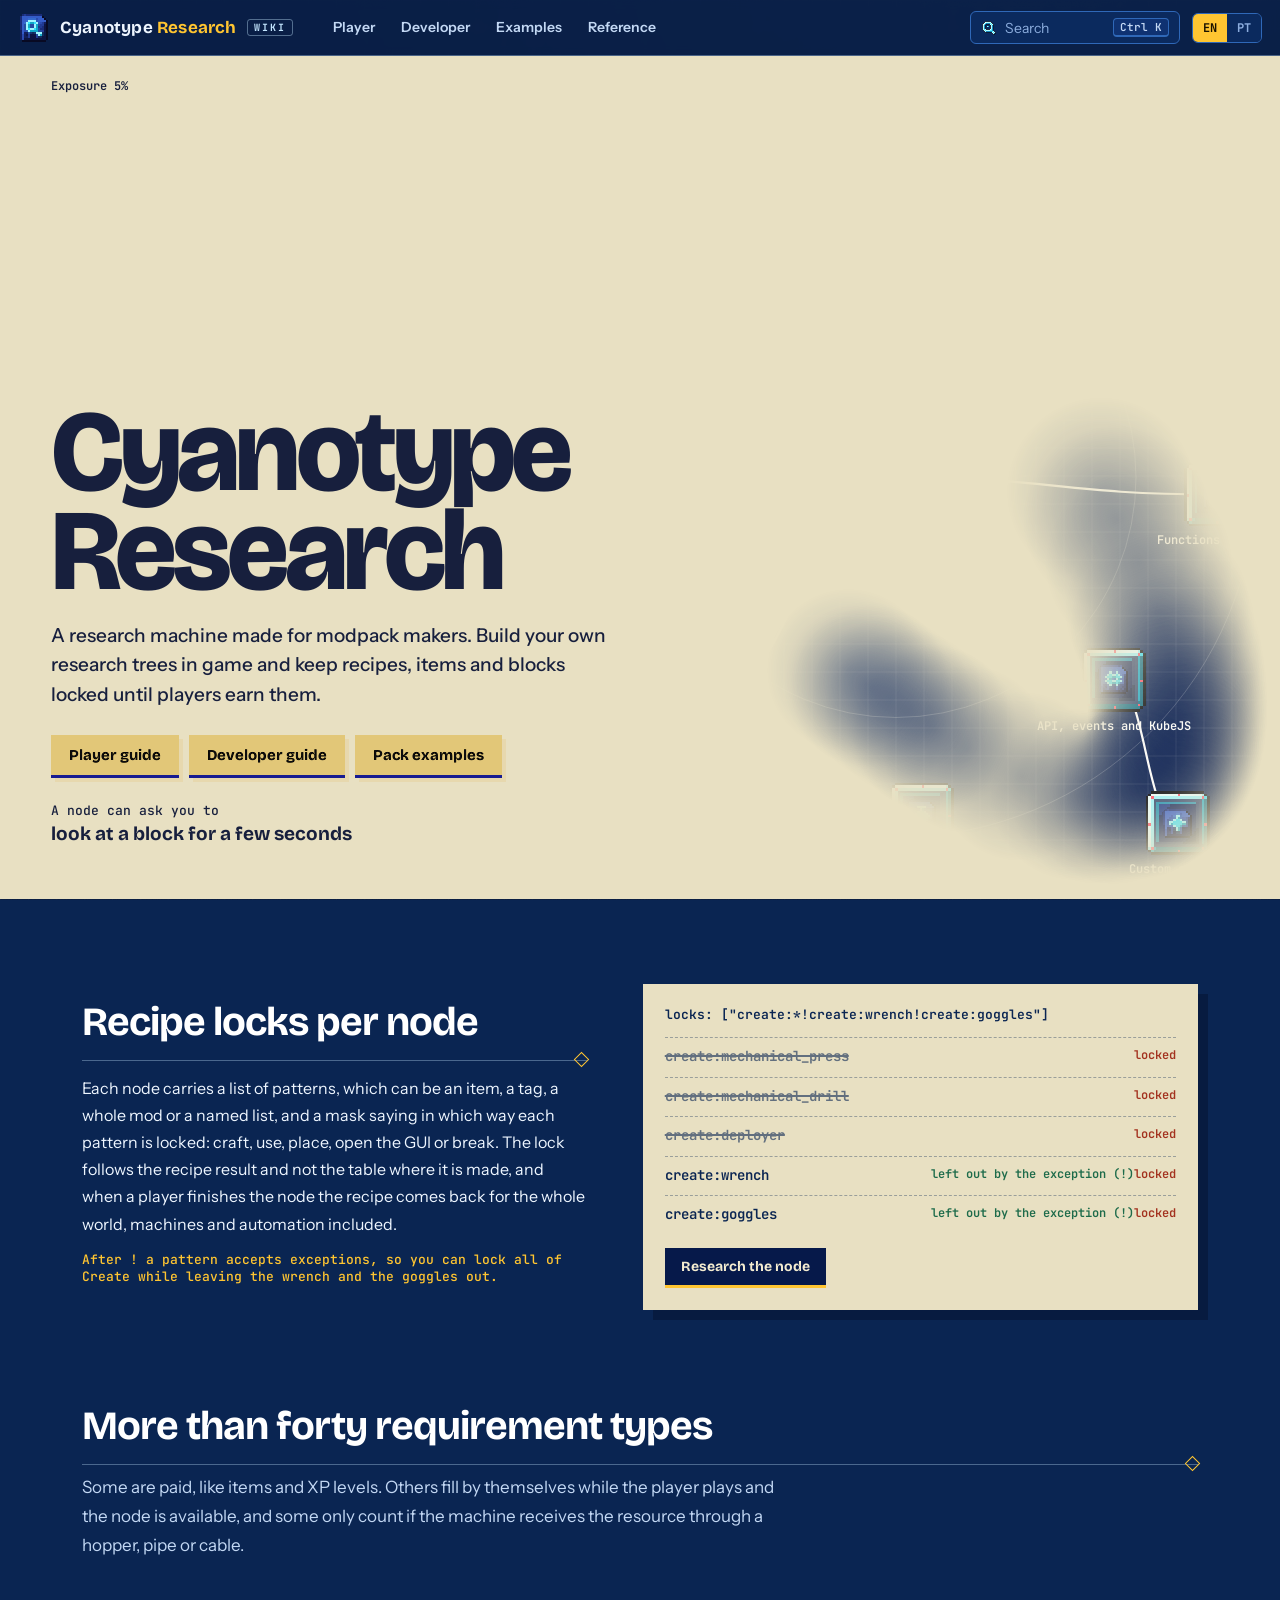
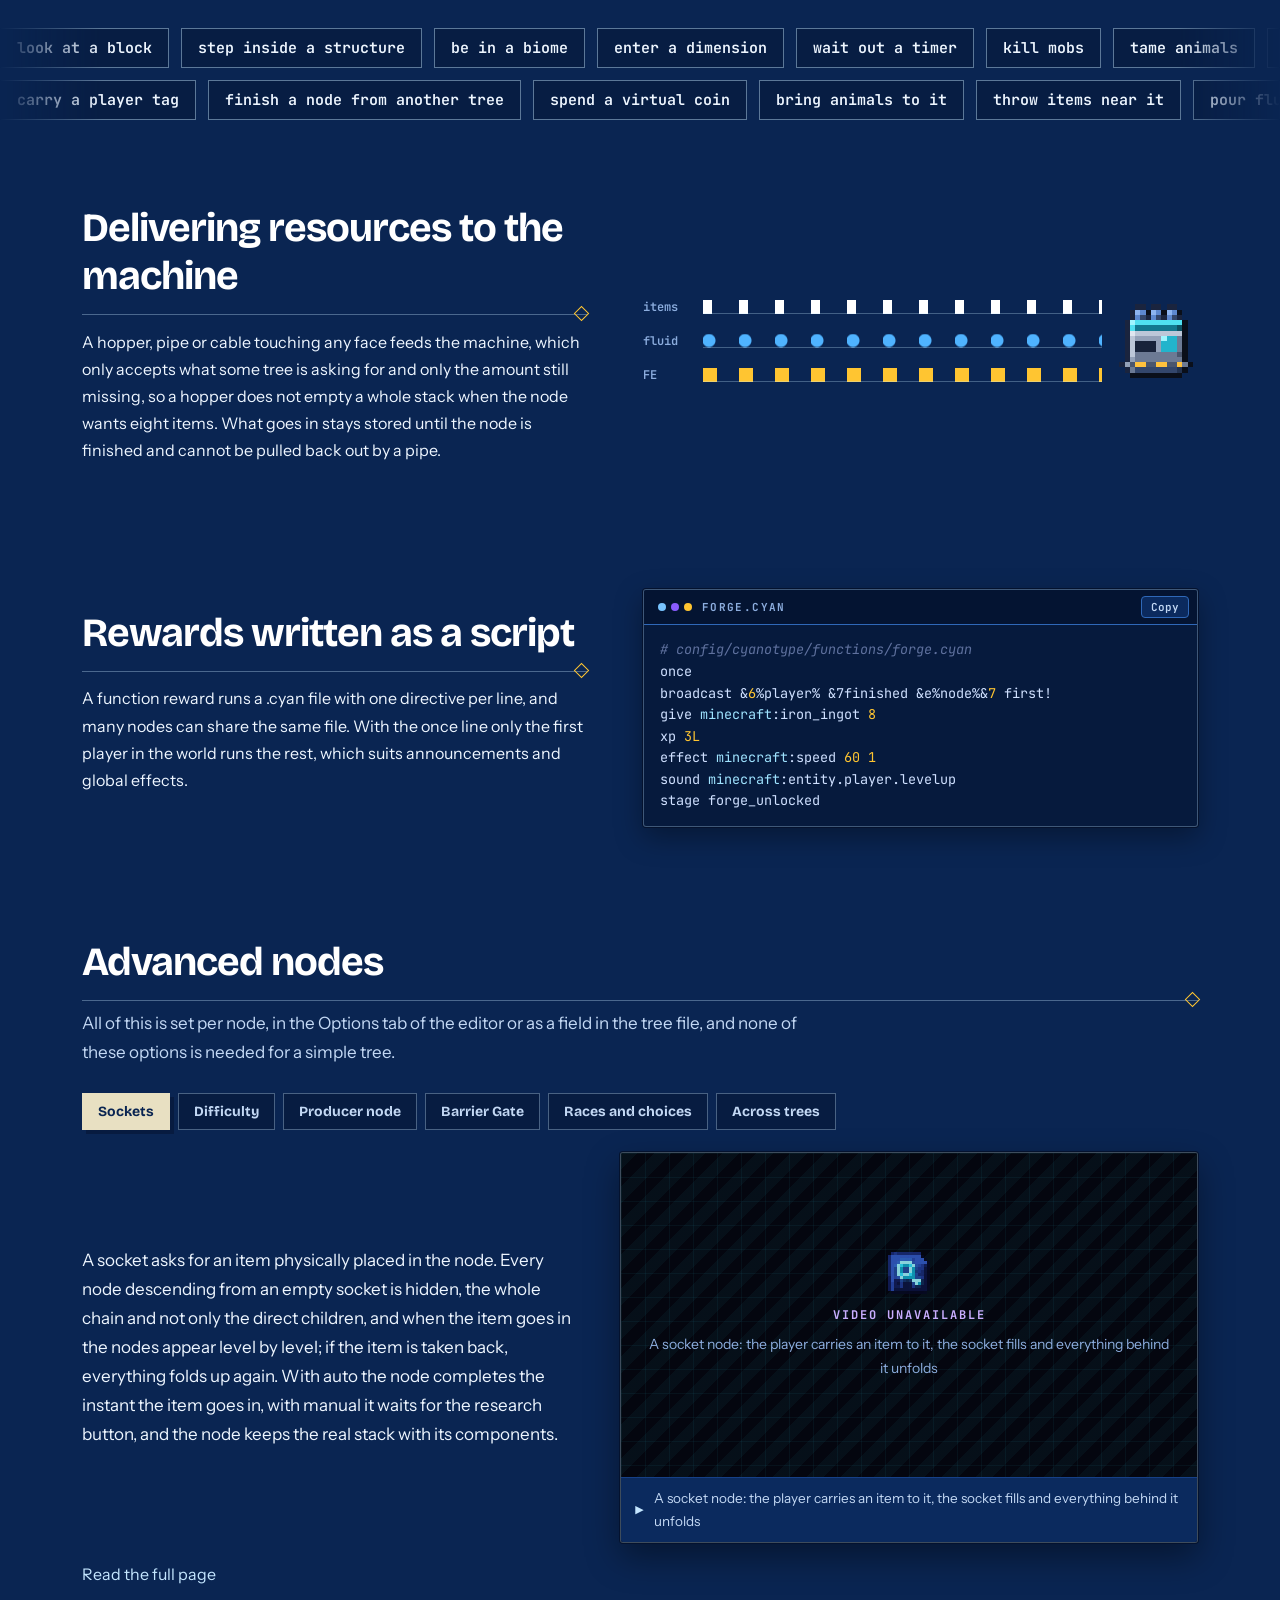
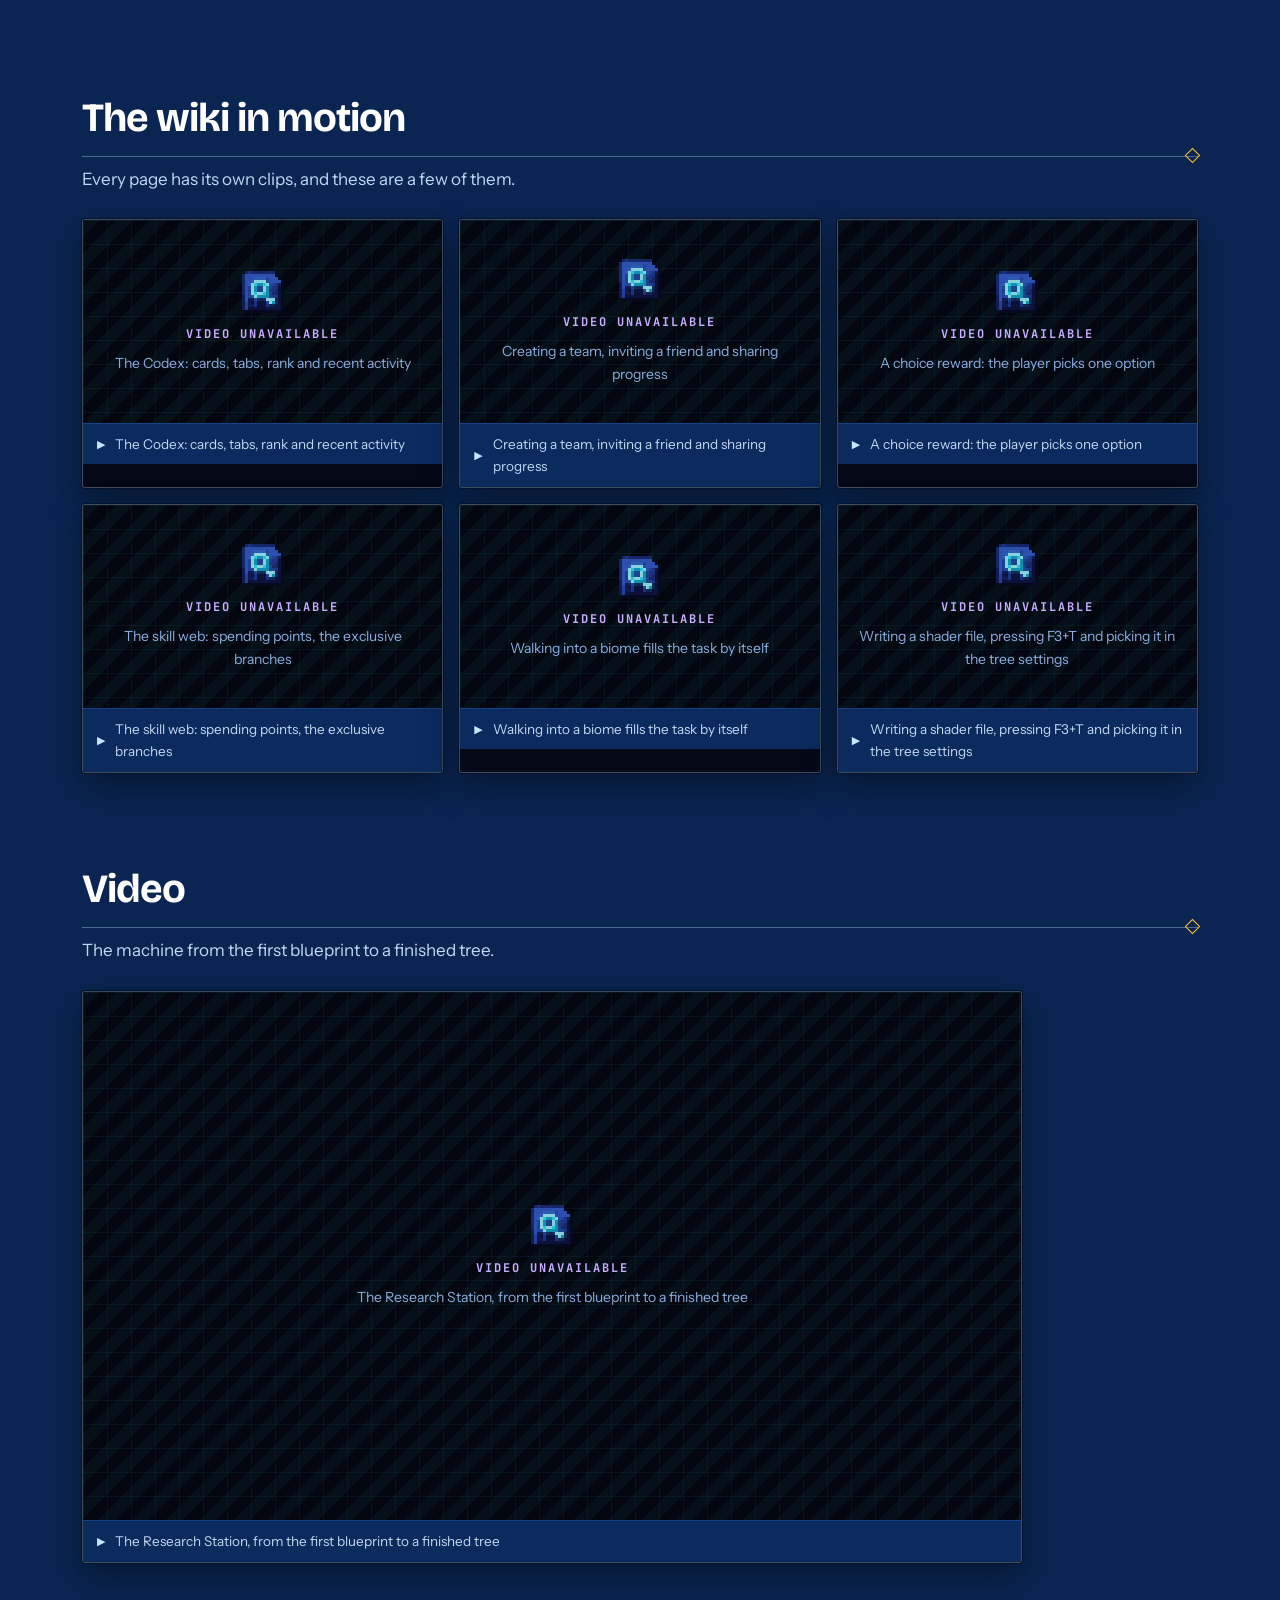
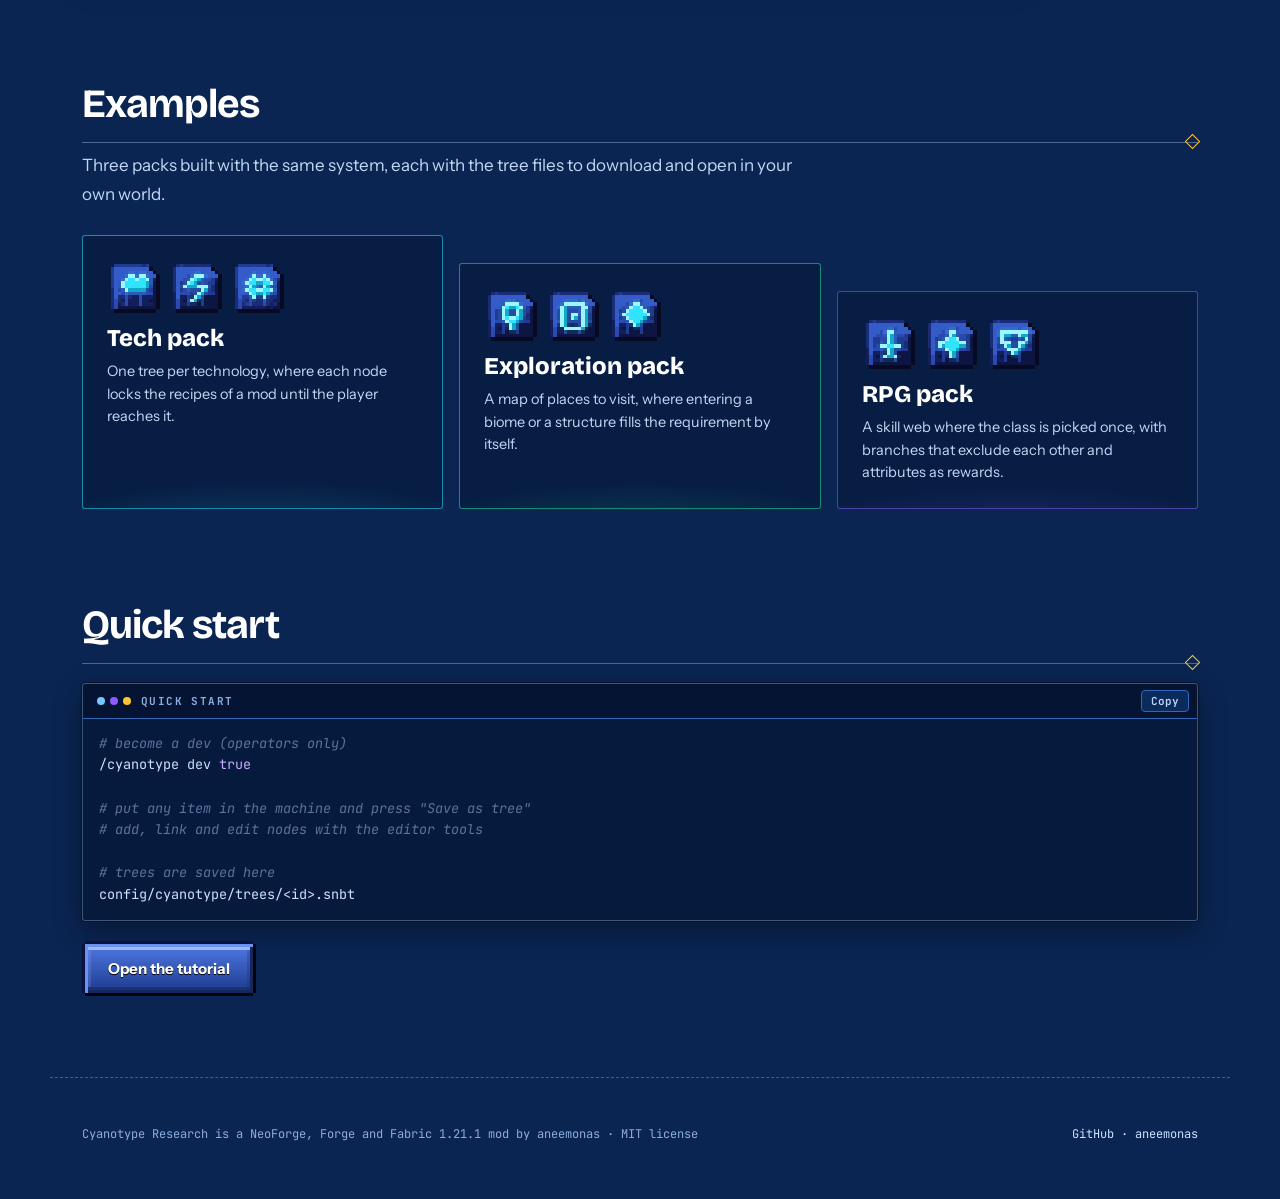
<file: index.html>
<!doctype html>
<html lang="en">
<head>
<meta charset="utf-8">
<meta name="viewport" content="width=device-width, initial-scale=1">
<title>Cyanotype Research Wiki</title>
<meta name="description" content="Documentation for Cyanotype Research, a mod for NeoForge, Forge and Fabric 1.21.1: data-driven research trees, quests and skill systems for modpacks.">
<meta name="theme-color" content="#0a2552">
<link rel="icon" type="image/png" href="assets/img/favicon.png">
<link rel="preconnect" href="https://fonts.googleapis.com"><link rel="preconnect" href="https://fonts.gstatic.com" crossorigin>
<link rel="stylesheet" href="https://fonts.googleapis.com/css2?family=Bricolage+Grotesque:opsz,wght@12..96,500..800&family=Instrument+Sans:wght@400..700&family=JetBrains+Mono:wght@500;700&display=swap">
<link rel="stylesheet" href="css/style.css">
<link rel="stylesheet" href="css/cyan.css">
</head>
<body>
<a class="skip" href="#main">Skip to content</a>
<header class="top" id="top">
  <button class="icon-btn menu-btn" id="menuBtn" aria-label="Menu"><span></span><span></span><span></span></button>
  <a class="brand" id="brand" href="#/en/">
    <img src="assets/img/items/research_blueprint.png" alt="" class="sprite brand-ico">
    <span class="brand-name">Cyanotype <b>Research</b></span>
    <span class="brand-tag">WIKI</span>
  </a>
  <nav class="top-links" id="topLinks"></nav>
  <div class="top-right">
    <button class="search-btn" id="searchBtn" aria-label="Search"><img src="assets/img/ui/icon_search.png" alt="" class="sprite ico16"><span id="searchLabel">Search</span><kbd>Ctrl K</kbd></button>
    <div class="lang" id="lang" role="group" aria-label="Language"><button data-l="en">EN</button><button data-l="pt">PT</button></div>
  </div>
</header>
<div class="shell" id="shell">
  <aside class="side" id="side"><nav id="sideNav"></nav></aside>
  <main id="main" class="main" tabindex="-1"><article id="page" class="page"></article><div id="pager" class="pager"></div><footer id="foot" class="foot"></footer></main>
  <aside class="toc" id="toc"></aside>
</div>
<div class="scrim" id="scrim"></div>
<div class="modal" id="searchModal" hidden>
  <div class="modal-box">
    <div class="modal-head"><img src="assets/img/ui/icon_search.png" alt="" class="sprite ico16"><input id="searchInput" type="search" autocomplete="off" spellcheck="false" placeholder="Search the wiki..."><kbd>Esc</kbd></div>
    <div class="modal-body" id="searchOut"></div>
  </div>
</div>
<div class="lightbox" id="lightbox" hidden></div>
<noscript><p style="padding:2rem;color:#fff">This wiki needs JavaScript.</p></noscript>
<script src="js/app.js"></script>
</body>
</html>
</file>
<file: css/style.css>
/* Cyanotype Research wiki: palette taken from assets/cyanotype/theme.json of the mod */
:root{
  --outline:#02040b; --s0:#070b1a; --s1:#0e1838; --s2:#111c47; --s3:#1c3c7e; --panel:#0a1128;
  --a0:#073746; --a1:#0e6f8c; --a2:#1fc4e4; --a3:#2fe4ff; --a4:#9ff6ff; --adim:#11a8c9;
  --v1:#35187f; --v2:#6a3fe0; --v3:#8a5cff; --vsoft:#d9c6ff; --vtext:#c9aeff;
  --gold:#ffc531; --goldhi:#ffe98a; --danger:#ff4f6a; --ok:#25e39a;
  --text:#dce8ff; --soft:#b9c8ee; --mute:#7d8fc0;
  --side:268px; --toc:230px; --top:56px;
  --mono:ui-monospace,SFMono-Regular,Menlo,Consolas,"Liberation Mono",monospace;
  --sans:system-ui,-apple-system,"Segoe UI",Roboto,"Helvetica Neue",Arial,sans-serif;
}
*{box-sizing:border-box}
html{scroll-behavior:smooth;scroll-padding-top:calc(var(--top) + 16px)}
body{margin:0;background:var(--s0);color:var(--text);font:16px/1.7 var(--sans);-webkit-font-smoothing:antialiased;min-height:100vh;
  background-image:
          radial-gradient(900px 500px at 78% -80px,rgba(47,228,255,.07),transparent 70%),
          radial-gradient(700px 500px at 0% 40%,rgba(138,92,255,.06),transparent 70%),
          linear-gradient(rgba(47,228,255,.022) 1px,transparent 1px),
          linear-gradient(90deg,rgba(47,228,255,.022) 1px,transparent 1px);
  background-size:auto,auto,32px 32px,32px 32px;background-attachment:fixed}
img{max-width:100%}
img{image-rendering:pixelated;image-rendering:crisp-edges}
.media video,.media img.shot{image-rendering:auto}
.ico16{width:16px;height:16px}
a{color:var(--a3);text-decoration:none}
a:hover{color:var(--a4);text-decoration:underline}
.skip{position:absolute;left:-999px;top:0;background:var(--a3);color:#000;padding:.5rem 1rem;z-index:99}
.skip:focus{left:8px;top:8px}
kbd{font:600 11px var(--mono);background:var(--s1);border:1px solid var(--s3);border-bottom-width:2px;border-radius:4px;padding:1px 6px;color:var(--soft)}
::selection{background:rgba(47,228,255,.28)}
:focus-visible{outline:2px solid var(--a3);outline-offset:2px}
/* ---------- top bar ---------- */
.top{position:fixed;inset:0 0 auto 0;height:var(--top);z-index:40;display:flex;align-items:center;gap:18px;padding:0 18px;
  background:linear-gradient(180deg,rgba(7,11,26,.97),rgba(10,17,40,.94));border-bottom:2px solid var(--s3);box-shadow:0 2px 0 var(--outline),0 8px 24px rgba(0,0,0,.35);backdrop-filter:blur(4px)}
.brand{display:flex;align-items:center;gap:10px;color:var(--text);text-decoration:none!important;white-space:nowrap}
.brand-ico{width:32px;height:32px}
.brand-name{font:700 17px var(--sans);letter-spacing:.2px}
.brand-name b{color:var(--a3);font-weight:700}
.brand-tag{font:700 10px var(--mono);letter-spacing:2px;color:var(--vtext);border:1px solid var(--v2);padding:1px 6px;border-radius:3px;background:rgba(106,63,224,.15)}
.top-links{display:flex;gap:2px;margin-left:10px}
.top-links a{color:var(--soft);font-weight:600;font-size:14px;padding:6px 12px;border-radius:4px;text-decoration:none!important}
.top-links a:hover{color:#fff;background:var(--s1)}
.top-links a.on{color:var(--a3);background:rgba(47,228,255,.08);box-shadow:inset 0 -2px 0 var(--a3)}
.top-right{margin-left:auto;display:flex;align-items:center;gap:12px}
.search-btn{display:flex;align-items:center;gap:8px;background:var(--panel);border:1px solid var(--s3);color:var(--mute);border-radius:6px;padding:6px 10px;font:14px var(--sans);cursor:pointer;min-width:210px}
.search-btn:hover{border-color:var(--a2);color:var(--text)}
.search-btn kbd{margin-left:auto}
.lang{display:flex;border:1px solid var(--s3);border-radius:6px;overflow:hidden}
.lang button{background:var(--panel);color:var(--mute);border:0;padding:6px 10px;font:700 12px var(--mono);cursor:pointer}
.lang button.on{background:var(--a1);color:#fff}
.icon-btn{background:none;border:0;cursor:pointer}
.menu-btn{display:none;width:36px;height:36px;padding:8px;flex-direction:column;justify-content:center;gap:5px}
.menu-btn span{display:block;height:2px;background:var(--a3);border-radius:2px}
/* ---------- layout ---------- */
.shell{display:grid;grid-template-columns:var(--side) minmax(0,1fr) var(--toc);max-width:1560px;margin:0 auto;padding-top:var(--top)}
.shell.home{grid-template-columns:minmax(0,1fr)}
.shell.home .side,.shell.home .toc{display:none}
.side{position:sticky;top:var(--top);align-self:start;height:calc(100vh - var(--top));overflow:auto;padding:22px 14px 40px 18px;border-right:1px solid rgba(28,60,126,.55);scrollbar-width:thin;scrollbar-color:var(--s3) transparent}
.main{min-width:0;padding:34px 44px 30px;outline:none}
.toc{position:sticky;top:var(--top);align-self:start;max-height:calc(100vh - var(--top));overflow:auto;padding:34px 18px 30px 6px;font-size:13px;scrollbar-width:thin}
.shell.home .main{padding:0}
/* sidebar */
.sec{margin:0 0 6px}
.sec-h{display:flex;align-items:center;gap:8px;width:100%;background:none;border:0;color:var(--vtext);font:700 12px var(--mono);letter-spacing:1.6px;text-transform:uppercase;padding:8px 6px;cursor:pointer;text-align:left}
.sec-h img{width:16px;height:16px}
.sec-h .car{margin-left:auto;transition:transform .15s;opacity:.7}
.sec.shut .car{transform:rotate(-90deg)}
.sec.shut ul{display:none}
.sec ul{list-style:none;margin:2px 0 10px;padding:0 0 0 7px;border-left:1px solid var(--s2)}
.sec li a{display:block;padding:5px 10px;margin-left:-1px;border-left:2px solid transparent;color:var(--soft);font-size:14px;line-height:1.35;text-decoration:none!important}
.sec li a:hover{color:#fff;background:rgba(17,28,71,.6)}
.sec li a.on{color:var(--a3);border-left-color:var(--a3);background:linear-gradient(90deg,rgba(47,228,255,.12),transparent);font-weight:600}
/* toc */
.toc h4{margin:0 0 10px;font:700 11px var(--mono);letter-spacing:1.6px;color:var(--mute);text-transform:uppercase}
.toc a{display:block;color:var(--mute);padding:3px 0 3px 10px;border-left:2px solid var(--s2);line-height:1.35;text-decoration:none!important}
.toc a.l3{padding-left:22px;font-size:12.5px}
.toc a:hover{color:var(--text)}
.toc a.on{color:var(--a3);border-left-color:var(--a3)}
/* ---------- page typography ---------- */
.page{max-width:860px;margin:0 auto}
.page>*:first-child{margin-top:0}
.page h1{font:800 38px/1.15 var(--sans);margin:0 0 6px;color:#fff;letter-spacing:-.4px;text-shadow:0 0 28px rgba(47,228,255,.25)}
.page .lead{font-size:19px;color:var(--soft);margin:6px 0 26px;line-height:1.55}
.crumb{font:700 11px var(--mono);letter-spacing:1.8px;text-transform:uppercase;color:var(--vtext);margin-bottom:10px;display:flex;align-items:center;gap:8px}
.crumb img{width:16px;height:16px}
.page h2{font:700 26px/1.25 var(--sans);margin:2.4em 0 .6em;padding-bottom:.35em;color:#fff;border-bottom:2px solid var(--s2);position:relative}
.page h2::after{content:"";position:absolute;left:0;bottom:-2px;width:64px;height:2px;background:var(--a3);box-shadow:0 0 10px var(--a3)}
.page h3{font:700 20px/1.3 var(--sans);margin:1.9em 0 .5em;color:var(--a4)}
.page h4{font:700 16px var(--sans);margin:1.5em 0 .4em;color:var(--vsoft)}
.page .anc{opacity:0;margin-left:8px;font-size:.7em;color:var(--mute);text-decoration:none!important}
.page h2:hover .anc,.page h3:hover .anc,.page h4:hover .anc{opacity:1}
.page p{margin:.85em 0}
.page ul,.page ol{padding-left:1.45em;margin:.85em 0}
.page li{margin:.15em 0}
.page li>p{margin:.4em 0}
.page li::marker{color:var(--a2)}
.page hr{border:0;height:2px;margin:2.2em 0;background:linear-gradient(90deg,var(--a1),transparent)}
.page strong{color:#fff}
.page em{color:var(--vsoft)}
.page code{font:.88em var(--mono);background:rgba(17,28,71,.8);border:1px solid rgba(28,60,126,.8);color:var(--a4);padding:1px 6px;border-radius:4px;white-space:break-spaces;overflow-wrap:anywhere}
.page blockquote{margin:1.2em 0;padding:.4em 1.1em;border-left:3px solid var(--v3);background:rgba(53,24,127,.14);color:var(--soft);border-radius:0 6px 6px 0}
.page blockquote p{margin:.5em 0}
/* tables */
.tw{overflow-x:auto;margin:1.2em 0;border:1px solid var(--s3);border-radius:8px;background:rgba(10,17,40,.6)}
.page table{border-collapse:collapse;width:100%;font-size:14.5px}
.page th{background:linear-gradient(180deg,var(--s2),var(--s1));color:var(--a4);text-align:left;font:700 12px var(--mono);letter-spacing:1px;text-transform:uppercase;padding:9px 14px;white-space:nowrap}
.page td{padding:8px 14px;border-top:1px solid rgba(28,60,126,.5);vertical-align:top}
.page tbody tr:hover td{background:rgba(47,228,255,.04)}
.page td code,.page th code{white-space:nowrap}
/* code blocks */
.code{margin:1.2em 0;border:1px solid var(--s3);border-radius:8px;background:#060a1a;overflow:hidden;box-shadow:0 0 0 1px var(--outline),0 10px 28px rgba(0,0,0,.35)}
.code-h{display:flex;align-items:center;gap:10px;padding:6px 8px 6px 14px;background:linear-gradient(180deg,var(--s2),var(--s1));border-bottom:1px solid var(--s3);font:700 11px var(--mono);letter-spacing:1.4px;color:var(--mute);text-transform:uppercase}
.code-h .dots{display:flex;gap:5px}
.code-h .dots i{width:8px;height:8px;border-radius:50%;background:var(--s3)}
.code-h .dots i:first-child{background:var(--a2)}
.code-h .dots i:nth-child(2){background:var(--v3)}
.code-h .dots i:nth-child(3){background:var(--gold)}
.code-h a.dl{margin-left:auto;color:var(--soft);font:600 11px var(--mono);border:1px solid var(--s3);border-radius:4px;padding:3px 9px;text-decoration:none;background:var(--panel)}
.code-h a.dl:hover{border-color:var(--a2);color:#fff}
.code-h a.dl+button{margin-left:0}
.code-h button{margin-left:auto;background:var(--panel);color:var(--soft);border:1px solid var(--s3);border-radius:4px;padding:3px 9px;font:600 11px var(--mono);cursor:pointer}
.code-h button:hover{border-color:var(--a2);color:#fff}
.code pre{margin:0;padding:14px 16px;overflow:auto;font:13.5px/1.6 var(--mono);color:#cfe0ff;tab-size:2}
.code pre code{background:none;border:0;padding:0;color:inherit;font:inherit;white-space:pre}
.tk-c{color:#5f719e;font-style:italic}
.tk-s{color:#8de8a4}
.tk-n{color:#ffc531}
.tk-k{color:#2fe4ff}
.tk-b{color:#c9aeff}
.tk-p{color:#ff9cb4}
/* admonitions */
.adm{margin:1.4em 0;border:1px solid var(--c,var(--a2));border-left-width:4px;border-radius:6px;background:linear-gradient(90deg,color-mix(in srgb,var(--c,var(--a2)) 12%,transparent),rgba(10,17,40,.5));padding:.2em 1.1em .35em}
.adm-t{display:flex;align-items:center;gap:8px;font:700 12px var(--mono);letter-spacing:1.5px;text-transform:uppercase;color:var(--c,var(--a2));margin:.7em 0 .2em}
.adm-t img{width:16px;height:16px}
.adm p:first-of-type{margin-top:.3em}
.adm.tip{--c:var(--ok)}
.adm.warn{--c:var(--gold)}
.adm.danger{--c:var(--danger)}
.adm.note{--c:var(--a2)}
.adm.idea{--c:var(--v3)}
/* media */
.media{margin:1.6em 0;border:1px solid var(--s3);border-radius:10px;background:#050816;overflow:hidden;box-shadow:0 0 0 1px var(--outline),0 14px 34px rgba(0,0,0,.4)}
.media .frame{position:relative;background:#04060f;aspect-ratio:16/9;display:flex;align-items:center;justify-content:center;cursor:zoom-in}
.media video,.media img.shot{width:100%;height:100%;object-fit:contain;display:block;image-rendering:auto}
.media figcaption{padding:9px 14px;font-size:13.5px;color:var(--soft);border-top:1px solid var(--s2);background:var(--panel);display:flex;gap:10px;align-items:center}
.media figcaption::before{content:"▶";color:var(--a3);font-size:11px}
.media.img figcaption::before{content:"◆";color:var(--v3)}
.media .soon{position:absolute;inset:0;display:flex;flex-direction:column;align-items:center;justify-content:center;gap:10px;text-align:center;padding:20px;
  background:
          repeating-linear-gradient(135deg,rgba(47,228,255,.045) 0 12px,transparent 12px 24px),
          linear-gradient(rgba(47,228,255,.05) 1px,transparent 1px),linear-gradient(90deg,rgba(47,228,255,.05) 1px,transparent 1px);
  background-size:auto,24px 24px,24px 24px;color:var(--mute);cursor:default}
.soon img{width:48px;height:48px;opacity:.85}
.soon b{font:700 12px var(--mono);letter-spacing:2px;color:var(--vtext);text-transform:uppercase}
.soon span{max-width:520px;font-size:14px}
.soon code{font-size:12px}
/* cards */
.cards{display:grid;grid-template-columns:repeat(auto-fill,minmax(230px,1fr));gap:14px;margin:1.3em 0}
.card{display:flex;flex-direction:column;gap:6px;color:var(--text)!important;text-decoration:none!important;padding:16px 16px 14px;
  border:1px solid var(--s3);border-radius:8px;background:linear-gradient(160deg,rgba(17,28,71,.85),rgba(10,17,40,.85));transition:transform .12s,border-color .12s,box-shadow .12s;position:relative;overflow:hidden}
.card:hover{transform:translateY(-2px);border-color:var(--a2);box-shadow:0 8px 24px rgba(0,0,0,.4),0 0 0 1px rgba(47,228,255,.25)}
.card img{width:32px;height:32px}
.card b{font:700 16px var(--sans);color:#fff}
.card span{font-size:13.5px;color:var(--soft);line-height:1.5}
.card::after{content:"→";position:absolute;right:14px;bottom:10px;color:var(--a2);opacity:0;transition:.15s}
.card:hover::after{opacity:1;right:10px}
/* steps */
.steps{counter-reset:s;list-style:none;padding:0!important;margin:1.4em 0!important}
.steps>li{counter-increment:s;position:relative;padding:2px 0 14px 54px;margin:0;border-left:0}
.steps>li::before{content:counter(s);position:absolute;left:0;top:0;width:36px;height:36px;display:grid;place-items:center;font:800 16px var(--mono);color:#fff;
  background:url(../assets/img/ui/node_hexagon_ready.png) center/contain no-repeat;image-rendering:pixelated;text-shadow:0 0 6px #000}
.steps>li::after{content:"";position:absolute;left:17px;top:40px;bottom:2px;width:2px;background:linear-gradient(var(--a1),transparent)}
.steps>li:last-child::after{display:none}
/* pager / footer */
.pager{max-width:860px;margin:44px auto 0;display:grid;grid-template-columns:1fr 1fr;gap:14px}
.pager a{display:flex;flex-direction:column;gap:2px;padding:14px 18px;border:1px solid var(--s3);border-radius:8px;background:rgba(10,17,40,.7);text-decoration:none!important}
.pager a:hover{border-color:var(--a2);background:rgba(17,28,71,.7)}
.pager small{font:700 10px var(--mono);letter-spacing:1.6px;color:var(--mute);text-transform:uppercase}
.pager b{color:var(--a3)}
.pager .nx{text-align:right;grid-column:2}
.foot{max-width:860px;margin:36px auto 0;padding:20px 0 10px;border-top:1px solid var(--s2);font-size:13px;color:var(--mute);display:flex;flex-wrap:wrap;gap:6px 18px;justify-content:space-between}
.shell.home .pager,.shell.home .foot{display:none}
/* ---------- search ---------- */
.modal{position:fixed;inset:0;z-index:80;display:flex;justify-content:center;align-items:flex-start;padding:9vh 16px 16px;background:rgba(3,5,14,.72);backdrop-filter:blur(3px)}
.modal[hidden]{display:none}
.modal-box{width:min(680px,100%);max-height:78vh;display:flex;flex-direction:column;background:var(--panel);border:2px solid var(--a1);border-radius:10px;box-shadow:0 0 0 2px var(--outline),0 24px 60px rgba(0,0,0,.6),0 0 40px rgba(47,228,255,.1)}
.modal-head{display:flex;align-items:center;gap:10px;padding:12px 14px;border-bottom:1px solid var(--s3)}
.modal-head input{flex:1;background:none;border:0;outline:0;color:#fff;font:17px var(--sans)}
.modal-body{overflow:auto;padding:6px}
.hit{display:block;padding:10px 12px;border-radius:6px;color:var(--text)!important;text-decoration:none!important}
.hit:hover,.hit.on{background:rgba(47,228,255,.1)}
.hit small{display:block;font:700 10.5px var(--mono);letter-spacing:1.4px;color:var(--vtext);text-transform:uppercase}
.hit b{display:block;color:#fff;font-size:15.5px}
.hit span{display:block;color:var(--soft);font-size:13px;line-height:1.45;margin-top:2px}
.hit mark{background:rgba(255,197,49,.25);color:var(--goldhi);border-radius:2px}
.empty{padding:26px;text-align:center;color:var(--mute)}
.lightbox{position:fixed;inset:0;z-index:90;background:rgba(3,5,14,.92);display:flex;align-items:center;justify-content:center;padding:3vh 3vw;cursor:zoom-out}
.lightbox[hidden]{display:none}
.lightbox video,.lightbox img{max-width:100%;max-height:100%;border:2px solid var(--a1);border-radius:6px;box-shadow:0 0 60px rgba(47,228,255,.2)}
/* ---------- landing ---------- */
.hero{position:relative;overflow:hidden;padding:76px 32px 40px;border-bottom:2px solid var(--s3)}
.hero .tag{display:inline-flex;align-items:center;gap:8px;font:700 11px var(--mono);letter-spacing:2px;color:var(--vtext);text-transform:uppercase;border:1px solid var(--v2);background:rgba(106,63,224,.15);border-radius:4px;padding:4px 10px}
.hero h1{font:800 clamp(40px,6vw,68px)/1.02 var(--sans);margin:18px 0 14px;letter-spacing:-1.5px;color:#fff;text-shadow:0 0 40px rgba(47,228,255,.35)}
.hero h1 em{font-style:normal;color:var(--a3);display:block}
.hero p.sub{font-size:19px;color:var(--soft);max-width:560px;margin:0 0 26px;line-height:1.55}
.btns{display:flex;flex-wrap:wrap;gap:12px}
.btn{display:inline-flex;align-items:center;gap:9px;padding:12px 22px;color:#fff!important;font:700 15px var(--sans);text-decoration:none!important;
  border:12px solid transparent;border-image:url(../assets/img/ui/button.png) 4 fill/12px/0 stretch;image-rendering:pixelated;padding:6px 14px;cursor:pointer;background:none;text-shadow:0 1px 0 #000}
.btn:hover{border-image-source:url(../assets/img/ui/button_hover.png);filter:drop-shadow(0 0 10px rgba(47,228,255,.45))}
.btn.alt{border-image-source:url(../assets/img/ui/codex_banner_purple.png);border-image-slice:8 fill;border-image-width:16px;border-width:16px;padding:2px 12px}
.btn img{width:16px;height:16px}
.stat{padding:14px 16px;border:1px solid var(--s3);border-radius:8px;background:rgba(10,17,40,.7)}
.stat b{display:block;font:800 28px var(--mono);color:var(--a3)}
.stat span{font-size:13px;color:var(--soft)}
.band{max-width:1180px;margin:0 auto;padding:64px 32px 8px}
.band h2{font:800 32px/1.2 var(--sans);margin:0 0 8px;color:#fff;letter-spacing:-.4px}
.band h2::before{content:attr(data-k);display:block;font:700 11px var(--mono);letter-spacing:2px;color:var(--vtext);text-transform:uppercase;margin-bottom:8px}
.band>p.sub{color:var(--soft);max-width:720px;font-size:17px;margin:0 0 26px}
.two{display:grid;grid-template-columns:1fr 1fr;gap:18px}
.packs{display:grid;grid-template-columns:repeat(3,1fr);gap:16px}
.pack{display:flex;flex-direction:column;gap:8px;padding:20px;border:1px solid var(--s3);border-radius:10px;text-decoration:none!important;color:var(--text)!important;
  background:linear-gradient(170deg,rgba(17,28,71,.9),rgba(10,17,40,.9));transition:.15s;position:relative;overflow:hidden}
.pack:hover{transform:translateY(-3px);border-color:var(--c,var(--a2));box-shadow:0 12px 30px rgba(0,0,0,.45)}
.pack::before{content:"";position:absolute;inset:auto -30% -60% -30%;height:70%;background:radial-gradient(closest-side,color-mix(in srgb,var(--c,var(--a2)) 28%,transparent),transparent);pointer-events:none}
.pack .bp{display:flex;gap:6px}
.pack .bp img{width:48px;height:48px}
.pack b{font:800 20px var(--sans);color:#fff}
.pack span{color:var(--soft);font-size:14.5px;line-height:1.55}
.pack em{font:700 11px var(--mono);letter-spacing:1.4px;color:var(--c,var(--a2));text-transform:uppercase;font-style:normal;margin-top:auto}
.fine{max-width:1180px;margin:0 auto;padding:46px 32px 54px;color:var(--mute);font-size:13px;display:flex;flex-wrap:wrap;justify-content:space-between;gap:10px 24px;border-top:1px solid var(--s2);margin-top:60px}
/* ---------- responsive ---------- */
@media (max-width:1280px){.shell{grid-template-columns:var(--side) minmax(0,1fr)}
.toc{display:none}}
@media (max-width:560px){.brand-name{font-size:15px}
.brand-name b{display:none}}
@media (max-width:960px){:root{--side:300px}
.menu-btn{display:flex}
.top-links,.brand-tag,.search-btn span,.search-btn kbd{display:none}
.search-btn{min-width:0;padding:8px}
.shell{grid-template-columns:minmax(0,1fr)}
.side{position:fixed;top:var(--top);left:0;bottom:0;width:min(86vw,var(--side));height:auto;z-index:50;background:var(--s0);transform:translateX(-102%);transition:transform .2s;box-shadow:12px 0 40px rgba(0,0,0,.5)}
body.nav-open .side{transform:none}
.scrim{display:none;position:fixed;inset:var(--top) 0 0 0;background:rgba(3,5,14,.6);z-index:45}
body.nav-open .scrim{display:block}
.main{padding:26px 18px 30px}
.page h1{font-size:30px}
.hero{padding:44px 18px 28px}
.band{padding:44px 18px 4px}
.two,.packs{grid-template-columns:1fr}
.fine{padding:30px 18px}}
@media (prefers-reduced-motion:reduce){html{scroll-behavior:auto}
*{transition:none!important;animation:none!important}}
</file>
<file: css/cyan.css>
/* Blueprint look. Loaded after style.css and overrides its variables. */
:root{
  --outline:#04122e;--s0:#0a2552;--s1:#0f3272;--s2:#164087;--s3:#2f68b8;--panel:#0b2a5e;
  --a1:#3f8fd6;--a2:#78c4ff;--a3:#c4e6ff;--a4:#fff;--adim:#78c4ff;
  --text:#eef6ff;--soft:#c3d8f4;--mute:#8cadde;--gold:#ffc531;
  --disp:"Bricolage Grotesque","Segoe UI",system-ui,sans-serif;
  --body:"Instrument Sans",system-ui,-apple-system,"Segoe UI",Roboto,sans-serif;
  --mono:"JetBrains Mono",ui-monospace,Menlo,Consolas,monospace;--sans:var(--body);
}
body{font-family:var(--body);background-color:#0a2552;background-image:
  url("data:image/svg+xml,%3Csvg xmlns='http://www.w3.org/2000/svg' width='220' height='220'%3E%3Cfilter id='n'%3E%3CfeTurbulence type='fractalNoise' baseFrequency='.8' numOctaves='2'/%3E%3CfeColorMatrix values='0 0 0 0 1 0 0 0 0 1 0 0 0 0 1 0 0 0 .07 0'/%3E%3C/filter%3E%3Crect width='220' height='220' filter='url(%23n)'/%3E%3C/svg%3E"),
  radial-gradient(1100px 600px at 80% -10%,rgba(120,196,255,.16),transparent 70%),
  linear-gradient(rgba(196,230,255,.045) 1px,transparent 1px),linear-gradient(90deg,rgba(196,230,255,.045) 1px,transparent 1px);
  background-size:220px,auto,28px 28px,28px 28px}
.top{background:rgba(8,29,68,.88);border-bottom:1px solid rgba(196,230,255,.35);box-shadow:none}
.brand-name{font-family:var(--disp);font-weight:700}
.brand-name b{color:var(--gold)}
.brand-tag{color:var(--a3);border-color:rgba(196,230,255,.4);background:none}
.top-links a.on{color:#fff;box-shadow:inset 0 -2px 0 var(--gold);background:none}
.lang button.on{background:var(--gold);color:#1a1200}
.side{border-right:1px dashed rgba(196,230,255,.25)}
.sec-h{color:var(--a3);font-family:var(--mono)}
.sec li a.on{color:#fff;border-left-color:var(--gold);background:linear-gradient(90deg,rgba(255,197,49,.14),transparent)}
.toc a.on{color:var(--gold);border-left-color:var(--gold)}
.page h1{font-family:var(--disp);font-weight:800;font-size:clamp(34px,4.4vw,52px);letter-spacing:-.025em;text-shadow:none}
.page .lead{font-size:19px;max-width:62ch}
.crumb{color:var(--gold);font-family:var(--mono)}
.page h2,.page h3,.page h4{font-family:var(--disp)}
.page h2{border-bottom:1px solid rgba(196,230,255,.35);font-weight:700;letter-spacing:-.015em}
.page h2::after{width:9px;height:9px;left:auto;right:0;bottom:-5px;background:none;border:1px solid var(--gold);box-shadow:none;transform:rotate(45deg)}
.page h3{color:var(--a3)}
.page h4{color:var(--gold)}
.page p,.page li{max-width:72ch}
.page code{background:rgba(4,18,46,.55);border-color:rgba(196,230,255,.25);color:#ffe9a8}
.page th{background:rgba(4,18,46,.5);color:var(--gold)}
.tw,.code,.media{border-color:rgba(196,230,255,.3);border-radius:3px}
.code{background:#061a3d}
.code-h{background:rgba(4,18,46,.7)}
.adm{border-radius:2px;border-style:dashed;border-left-style:solid}
.card,.pager a,.stat{border-radius:3px;border-color:rgba(196,230,255,.3);background:rgba(4,18,46,.35)}
.card:hover{border-color:var(--gold);box-shadow:none;transform:none}
.card::after{color:var(--gold)}
.pager b{color:var(--gold)}
.modal-box{border-color:var(--a2);border-radius:4px}
.tk-k{color:#9fe3ff}
.tk-n{color:var(--gold)}
/* ---------- home ---------- */
.hero{border:0;padding:92px 32px 30px;overflow:visible}
.hero h1{font-family:var(--disp);font-size:clamp(54px,7.6vw,112px);line-height:.9;letter-spacing:-.04em;margin:0 0 22px;text-shadow:none;font-weight:800}
.hero p.sub{font-size:19px;max-width:44ch}
.hero .meta{margin:22px 0 0;font:500 13px var(--mono);color:var(--mute)}
.sheet{position:relative;aspect-ratio:1.28;min-height:360px;color:var(--text)}
.sheet::before{content:"";position:absolute;inset:-2%;background:#0d3578;filter:url(#rough);box-shadow:0 0 0 1px rgba(255,255,255,.1);z-index:0;
  background-image:linear-gradient(rgba(196,230,255,.09) 1px,transparent 1px),linear-gradient(90deg,rgba(196,230,255,.09) 1px,transparent 1px);background-size:6% 7.7%}
.sheet::after{content:"";position:absolute;inset:14px;border:1px solid rgba(196,230,255,.55);pointer-events:none;z-index:1}
.sheet .links{position:absolute;inset:7% 5% 17% 5%;width:90%;height:76%;z-index:1;overflow:visible}
.sheet .links path{fill:none;stroke:rgba(196,230,255,.55);stroke-width:1.5;vector-effect:non-scaling-stroke;stroke-dasharray:1;stroke-dashoffset:0;animation:draw 1.1s .2s both ease-out}
.sheet .links path.on{stroke:#25e39a;stroke-width:2.5}
@keyframes draw{from{stroke-dashoffset:1}}
.nodes{position:absolute;inset:7% 5% 17% 5%;z-index:2}
.n{position:absolute;transform:translate(-50%,-50%);width:clamp(46px,8.2vw,68px);aspect-ratio:1;border:0;padding:0;background:url(../assets/img/ui/node_square_locked.png) center/100% no-repeat;image-rendering:pixelated;cursor:not-allowed;animation:pop .5s calc(var(--i)*.09s + .35s) both}
@keyframes pop{from{opacity:0;transform:translate(-50%,-50%) scale(.6)}}
.n img{width:50%;height:50%;position:absolute;inset:25%;image-rendering:pixelated}
.n.locked img{filter:grayscale(1) brightness(.5)}
.n.avail{background-image:url(../assets/img/ui/node_square_ready.png);cursor:pointer;filter:drop-shadow(0 0 8px rgba(120,196,255,.8))}
.n.done{background-image:url(../assets/img/ui/node_square_done.png);cursor:default}
.n.root{background:none;cursor:default}
.n.root img{inset:0;width:100%;height:100%}
.n::after{content:"";position:absolute;inset:-8px;border-radius:50%;pointer-events:none;opacity:var(--o,0);background:conic-gradient(var(--gold) calc(var(--p,0)*1%),transparent 0);-webkit-mask:radial-gradient(circle,transparent 60%,#000 62%);mask:radial-gradient(circle,transparent 60%,#000 62%)}
.n.done::before{content:"";position:absolute;right:-5px;top:-5px;width:18px;height:18px;background:url(../assets/img/ui/icon_check.png) center/contain no-repeat;image-rendering:pixelated}
.n:focus-visible{outline:2px solid var(--gold);outline-offset:4px}
.info{position:absolute;left:30px;bottom:28px;z-index:2;width:56%;font-size:13.5px;line-height:1.45;min-height:4.4em}
.info b{display:block;font:700 17px var(--disp);color:#fff}
.info em{font-style:normal;color:var(--gold)}
.sheet .again{position:absolute;right:30px;top:26px;z-index:3;font:600 12px var(--mono);background:var(--gold);color:#1a1200;border:0;padding:5px 10px;cursor:pointer;display:none}
.sheet.finished .again{display:block}
.how{display:grid;grid-template-columns:minmax(0,1fr) minmax(0,1.15fr);gap:48px;align-items:center}
.band h2{font-family:var(--disp);font-size:clamp(28px,3.4vw,40px);letter-spacing:-.025em}
.band h2::before{display:none}
.band{padding-top:84px}
.pack{border-radius:3px;border:1px solid color-mix(in srgb,var(--c) 55%,transparent);background:rgba(4,18,46,.4);padding:24px}
.pack:hover{transform:none;box-shadow:inset 0 0 0 1px var(--c)}
.pack .bp img{width:56px;height:56px}
.pack b{font-family:var(--disp);font-size:24px}
.pack:nth-child(2){margin-top:28px}
.pack:nth-child(3){margin-top:56px}
.fine{border-top:1px dashed rgba(196,230,255,.3);font-family:var(--mono);font-size:12px}
@media(max-width:960px){.how{grid-template-columns:1fr}
.pack:nth-child(n){margin-top:0}
.info{width:90%;bottom:70px}
.hero{padding-top:56px}}
/* ---------- hero ---------- */
.hero.lamp{padding:0;height:calc(100svh - var(--top));min-height:560px;position:relative;overflow:hidden;border-bottom:1px solid rgba(4,18,46,.5)}
.hero.lamp canvas{position:absolute;inset:0;width:100%;height:100%;cursor:none;touch-action:pan-y}
.lamp .hero-txt{position:absolute;left:4vw;bottom:6vh;max-width:min(560px,92vw);pointer-events:none;mix-blend-mode:difference;color:#fff}
.lamp h1{color:#fff;font-size:clamp(56px,9vw,132px);line-height:.86;margin:0 0 20px}
.lamp p.sub{color:#fff;font-weight:500}
.lamp .meta{color:#fff}
.lamp .btns{pointer-events:auto;mix-blend-mode:normal}
.lamp .expo{position:absolute;left:4vw;top:22px;font:600 12px var(--mono);color:#fff;mix-blend-mode:difference;pointer-events:none}
@media(max-width:960px){.lamp .hero-txt{bottom:4vh}}
/* ---------- buttons and sections ---------- */
.hb{display:flex;flex-wrap:wrap;gap:10px;pointer-events:auto;mix-blend-mode:normal}
.hb a{font:700 15px var(--disp);color:#f4ecd0!important;background:#06194a;padding:11px 18px;border-bottom:3px solid var(--gold);box-shadow:4px 4px 0 rgba(4,18,46,.45);text-decoration:none!important;transition:transform .12s,box-shadow .12s}
.hb a:hover{transform:translate(-2px,-2px);box-shadow:6px 6px 0 rgba(4,18,46,.45);background:#0b2a6b}
.lamp .meta{font:500 13px var(--mono);margin-top:24px}
.lamp .meta b{display:block;font:700 19px var(--disp);margin-top:3px;transition:opacity .26s}
.dv{filter:sepia(1) brightness(1.7) contrast(.5) blur(6px);opacity:.35;transition:filter 1.5s ease-out,opacity 1.5s}
.dv.in{filter:none;opacity:1}
.lock{display:grid;grid-template-columns:minmax(0,1fr) minmax(0,1.1fr);gap:56px;align-items:center}
.lock .note{font:500 13px var(--mono);color:var(--gold)}
.paper{background:#e8e0c2;color:#0a2552;padding:22px;box-shadow:10px 10px 0 rgba(4,18,46,.5);position:relative}
.paper .pat{display:block;background:none;border:0;color:#0a2552;font:600 13px var(--mono);padding:0 0 12px;white-space:normal}
.paper ul{list-style:none;margin:0;padding:0}
.paper .row{display:flex;justify-content:space-between;gap:12px;padding:9px 0;border-top:1px dashed rgba(10,37,82,.35);max-width:none}
.paper .row code{background:none;border:0;color:inherit;font:600 14px var(--mono);padding:0;white-space:nowrap}
.row .st{font:600 12px var(--mono)}
.row .st::after{content:attr(data-l);color:#a3321f}
.row:not(.ex) code{text-decoration:line-through;text-decoration-thickness:2px;opacity:.6}
.row.ex .st{color:#1d6b4a}
.open .row:not(.ex) code{text-decoration:none;opacity:1}
.open .row .st::after{content:attr(data-u);color:#1d6b4a}
.paper button{margin-top:14px;font:700 14px var(--disp);background:#06194a;color:#f4ecd0;border:0;border-bottom:3px solid var(--gold);padding:10px 16px;cursor:pointer}
.mq{overflow:hidden;margin:34px 0 0;display:grid;gap:12px;mask-image:linear-gradient(90deg,transparent,#000 8%,#000 92%,transparent)}
.mq-r>div{display:flex;gap:12px;width:max-content;animation:mq 60s linear infinite}
.mq:hover .mq-r>div{animation-play-state:paused}
.mq span{white-space:nowrap;font:600 15px var(--mono);padding:9px 16px;border:1px solid rgba(196,230,255,.45);background:rgba(4,18,46,.4)}
@keyframes mq{to{transform:translateX(-50%)}}
.feed{display:grid;gap:18px;position:relative;padding:26px 96px 26px 0}
.lane{display:flex;align-items:center;gap:12px;font:600 12px var(--mono);color:var(--mute)}
.lane span{width:48px}
.lane i{flex:1;height:14px;background:var(--p) 0 50%/36px 14px repeat-x;animation:flow 1.1s linear infinite;border-bottom:1px solid rgba(196,230,255,.3)}
.lane.item i{--p:linear-gradient(90deg,#fff 0 9px,transparent 9px)}
.lane.fluid i{--p:radial-gradient(circle at 6px 7px,#4fb3ff 0 6px,transparent 7px);animation-duration:1.7s}
.lane.fe i{--p:linear-gradient(90deg,var(--gold) 0 14px,transparent 14px);animation-duration:.7s}
@keyframes flow{to{background-position:36px 50%}}
.feed .st{position:absolute;right:0;top:50%;width:84px;height:84px;transform:translateY(-50%)}
@media(max-width:960px){.lock{grid-template-columns:1fr;gap:28px}}
@media(prefers-reduced-motion:reduce){.dv{filter:none;opacity:1}
.mq-r>div,.lane i{animation:none!important}}
.lamp p.sub{max-width:54ch}
.tabs{display:flex;flex-wrap:wrap;gap:8px;margin:6px 0 22px}
.tabs button{font:700 14px var(--disp);color:var(--soft);background:rgba(4,18,46,.45);border:1px solid rgba(196,230,255,.35);padding:9px 15px;cursor:pointer}
.tabs button:hover{color:#fff;border-color:#fff}
.tabs button.on{background:#e8e0c2;color:#0a2552;border-color:#e8e0c2;box-shadow:4px 4px 0 rgba(4,18,46,.5)}
.tp{display:grid;grid-template-columns:minmax(0,1fr) minmax(0,1.15fr);gap:36px;align-items:center;margin-bottom:18px}
.tp p{font-size:17px;line-height:1.7;margin:0;max-width:56ch}
.tp .media{margin:0}
.gal{display:grid;grid-template-columns:repeat(3,1fr);gap:16px}
.gal .media{margin:0}
@media(max-width:960px){.tp,.gal{grid-template-columns:1fr}}
</file>
